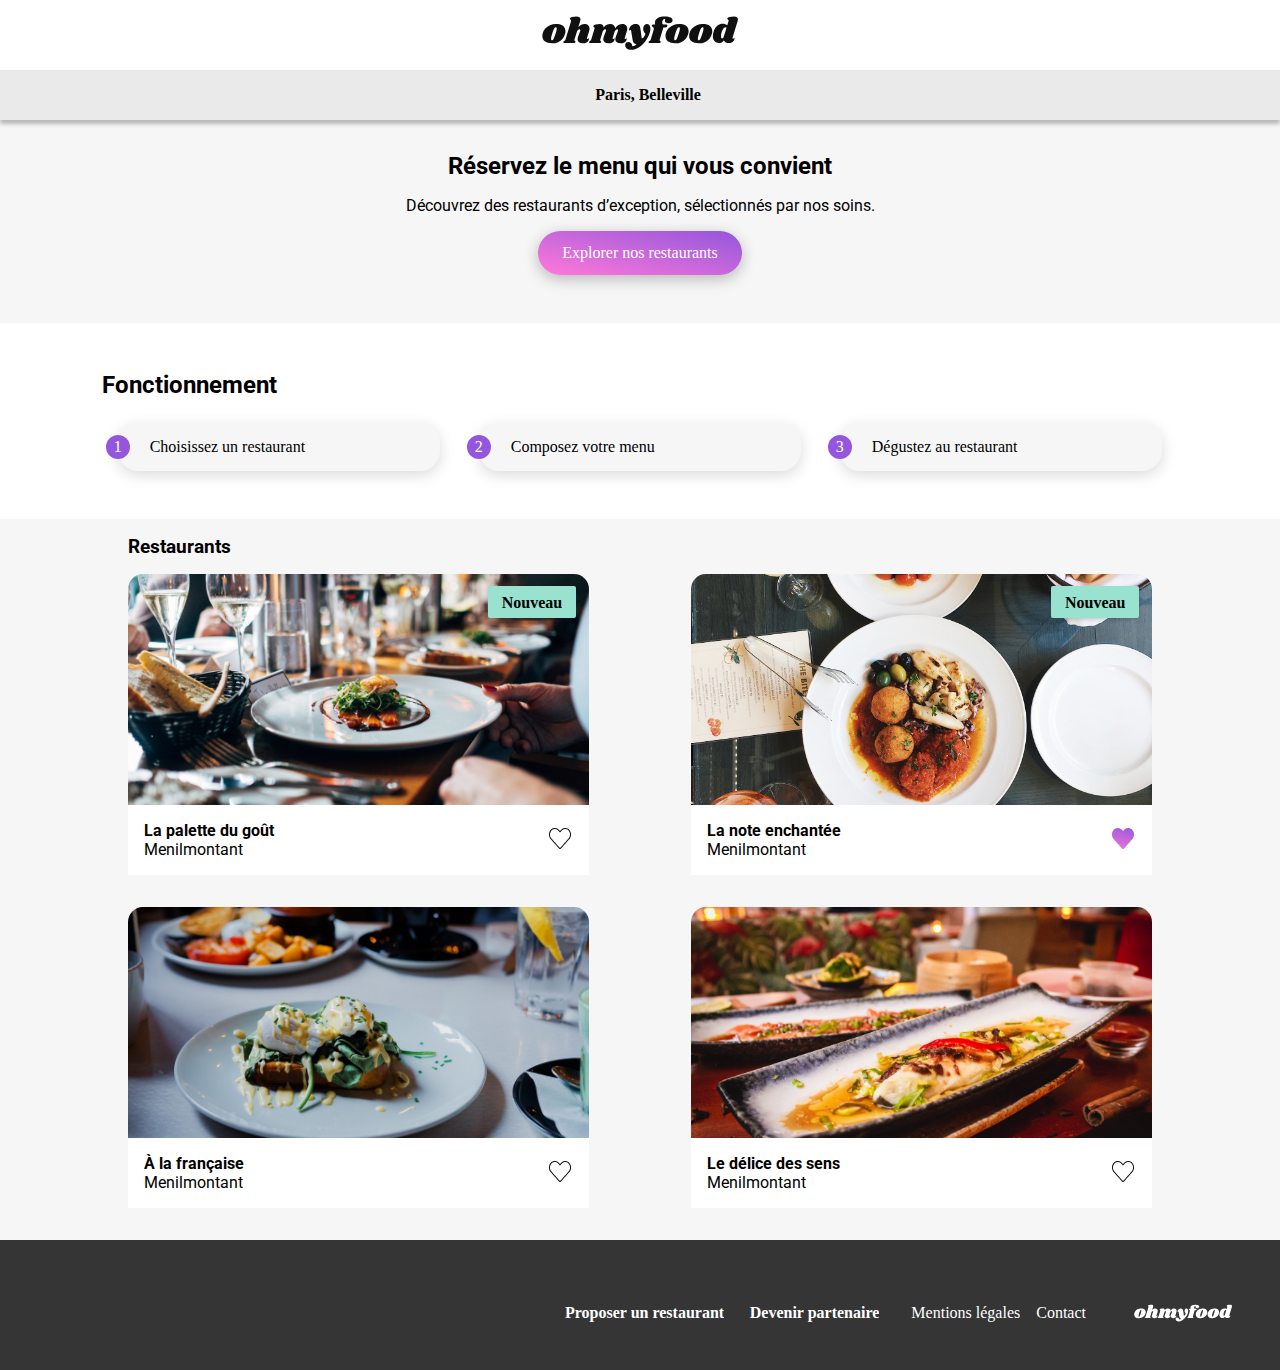
<file: index.html>
<!DOCTYPE html>
<html lang="fr">
<head>
    <meta charset="UTF-8">
    <meta name="viewport" content="width=device-width, initial-scale=1.0">
    <title>Ohmyfood</title>
    <link rel="preconnect" href="https://fonts.googleapis.com">
    <link rel="preconnect" href="https://fonts.gstatic.com" crossorigin>
    <link href="https://fonts.googleapis.com/css2?family=Roboto:ital,wght@0,100;0,300;0,400;0,500;0,700;0,900;1,100;1,300;1,400;1,500;1,700;1,900&family=Shrikhand&display=swap" rel="stylesheet">
    <link rel="stylesheet" href="https://cdnjs.cloudflare.com/ajax/libs/font-awesome/6.2.1/css/all.min.css"
    integrity="sha512-MV7K8+y+gLIBoVD59lQIYicR65iaqukzvf/nwasF0nqhPay5w/9lJmVM2hMDcnK1OnMGCdVK+iQrJ7lzPJQd1w=="
    crossorigin="anonymous" referrerpolicy="no-referrer" >
    <link rel="stylesheet" href="./CSS/styles.css">
</head>
<body>
        <!--loader-->
    <div class="loader">
        <div class="barre barre_1"></div>
        <div class="barre barre_2"></div>
        <div class="barre barre_3"></div>
        <div class="barre barre_4"></div>
        <div class="barre barre_5"></div>
    </div>
          <!--fin loader-->
    <div class="main_contener index">
        <header class="header">
            <div class="header__logo">
                <a href="#" class="header__link__back hidden"><i class="fa-solid fa-arrow-left"></i></a>
                <img src="./images/logo/ohmyfood@2x.svg" alt="Logo">
            </div>
            <div class="header__location">
                <i class="fa-solid fa-location-dot"></i><span>Paris, Belleville</span>
            </div>
        </header>

        <main class="main">
            <section class="present">
                <header class="present__header">
                    <H1 class="present__titre1">Réservez le menu qui vous convient</H1>
                    <p class="present__texte">Découvrez des restaurants d’exception, sélectionnés par nos soins.</p>
                    <a href="#restaurants" class="button">Explorer nos restaurants</a>
                </header>
                <div class="usage">
                    <h1 class="present__titre2">Fonctionnement</h1>
                    <div class="usage__steps">
                        <div class="usage__step">
                            <i class="fa-solid fa-mobile-screen fa-color-grey"></i>
                            <span class="usage__texte">Choisissez un restaurant</span>
                        </div>
                        <div class="usage__step">
                            <i class="fa-solid fa-list-ul fa-color-grey"></i>
                            <span class="usage__texte">Composez votre menu</span>
                        </div>
                        <div class="usage__step">
                            <i class="fa-solid fa-store fa-color-red"></i>
                            <span class="usage__texte">Dégustez au restaurant</span>
                        </div>
                    </div>
                </div>
            </section>
            <section class="articles" id="restaurants">
                <h1 class="articles__titre1">Restaurants</h1> 
                <a href="./la_palette_du_gout.html" class="articles__a" >
                    <article class="article ">
                        <div class="badge badge__new">Nouveau</div>
                        <img src="./images/restaurants/la_palette_du_gout.jpg" alt="Plat" class="article__img">
                        <div class="article__contenu">
                            <div>
                                <h3 class="article__titre2">La palette du goût</h3>
                                <p class="article__texte">Menilmontant</p>
                            </div>
                            <div class="like like__no"></div>
                        </div>
                    </article>
                </a>
                <a href="./La_note_enchantee.html" class="articles__a">
                    <article class="article">
                        <div class="badge badge__new">Nouveau</div>
                        <img src="./images/restaurants/La_note_enchantee.jpg" alt="Plat" class="article__img">
                        <div class="article__contenu">
                            <div>
                                <h3 class="article__titre2">La note enchantée</h3>
                                <p class="article__texte">Menilmontant</p>
                            </div>
                            <div class="like like__ok"></div>
                        </div>
                    </article>
                </a>
                <a href="./a_la_francaise.html" class="articles__a">
                    <article class="article">
                        <div class="badge">Nouveau</div>
                        <img src="./images/restaurants/a_la_francaise.jpg" alt="Plat" class="article__img">
                        <div class="article__contenu">
                            <div>
                                <h3 class="article__titre2">À la française</h3>
                                <p class="article__texte">Menilmontant</p>
                            </div>
                            <div class="like like__no"></div>
                        </div>
                    </article>
                </a>
                <a href="./Le_delice_des_sens.html" class="articles__a">
                    <article class="article">
                        <div class="badge">Nouveau</div>
                        <img src="./images/restaurants/Le_delice_des_sens.jpg" alt="Plat" class="article__img">
                        <div class="article__contenu">
                            <div>
                                <h3 class="article__titre2">Le délice des sens</h3>
                                <p class="article__texte">Menilmontant</p>
                            </div>
                            <div class="like like__no"></div>
                        </div>
                    </article>
                </a>
            </section>
        </main>   
        <footer class="footer">
            <img src="./images/logo/ohmyfood.svg" alt="logo" class="footer__logo">
            <div class="footer__nav">
                <nav class="footer__nav__req"> 
                    <a href="#" class="footer__lnk"><i class="fa-solid fa-utensils fa-color-blc"></i>Proposer un restaurant</a>
                    <a href="#" class="footer__lnk"><i class="fa-solid fa-handshake-angle fa-color-blc"></i>Devenir partenaire</a>
                </nav>
                <nav class="footer__nav__leg"> 
                    <a href="#" class="footer__lnk">Mentions légales</a>
                    <a href="mailto:contact@ohmyfood.com?subject:Contact" class="footer__lnk">Contact</a>
                </nav>
            </div>
        </footer>
    </div>
</body>
</html>
</file>
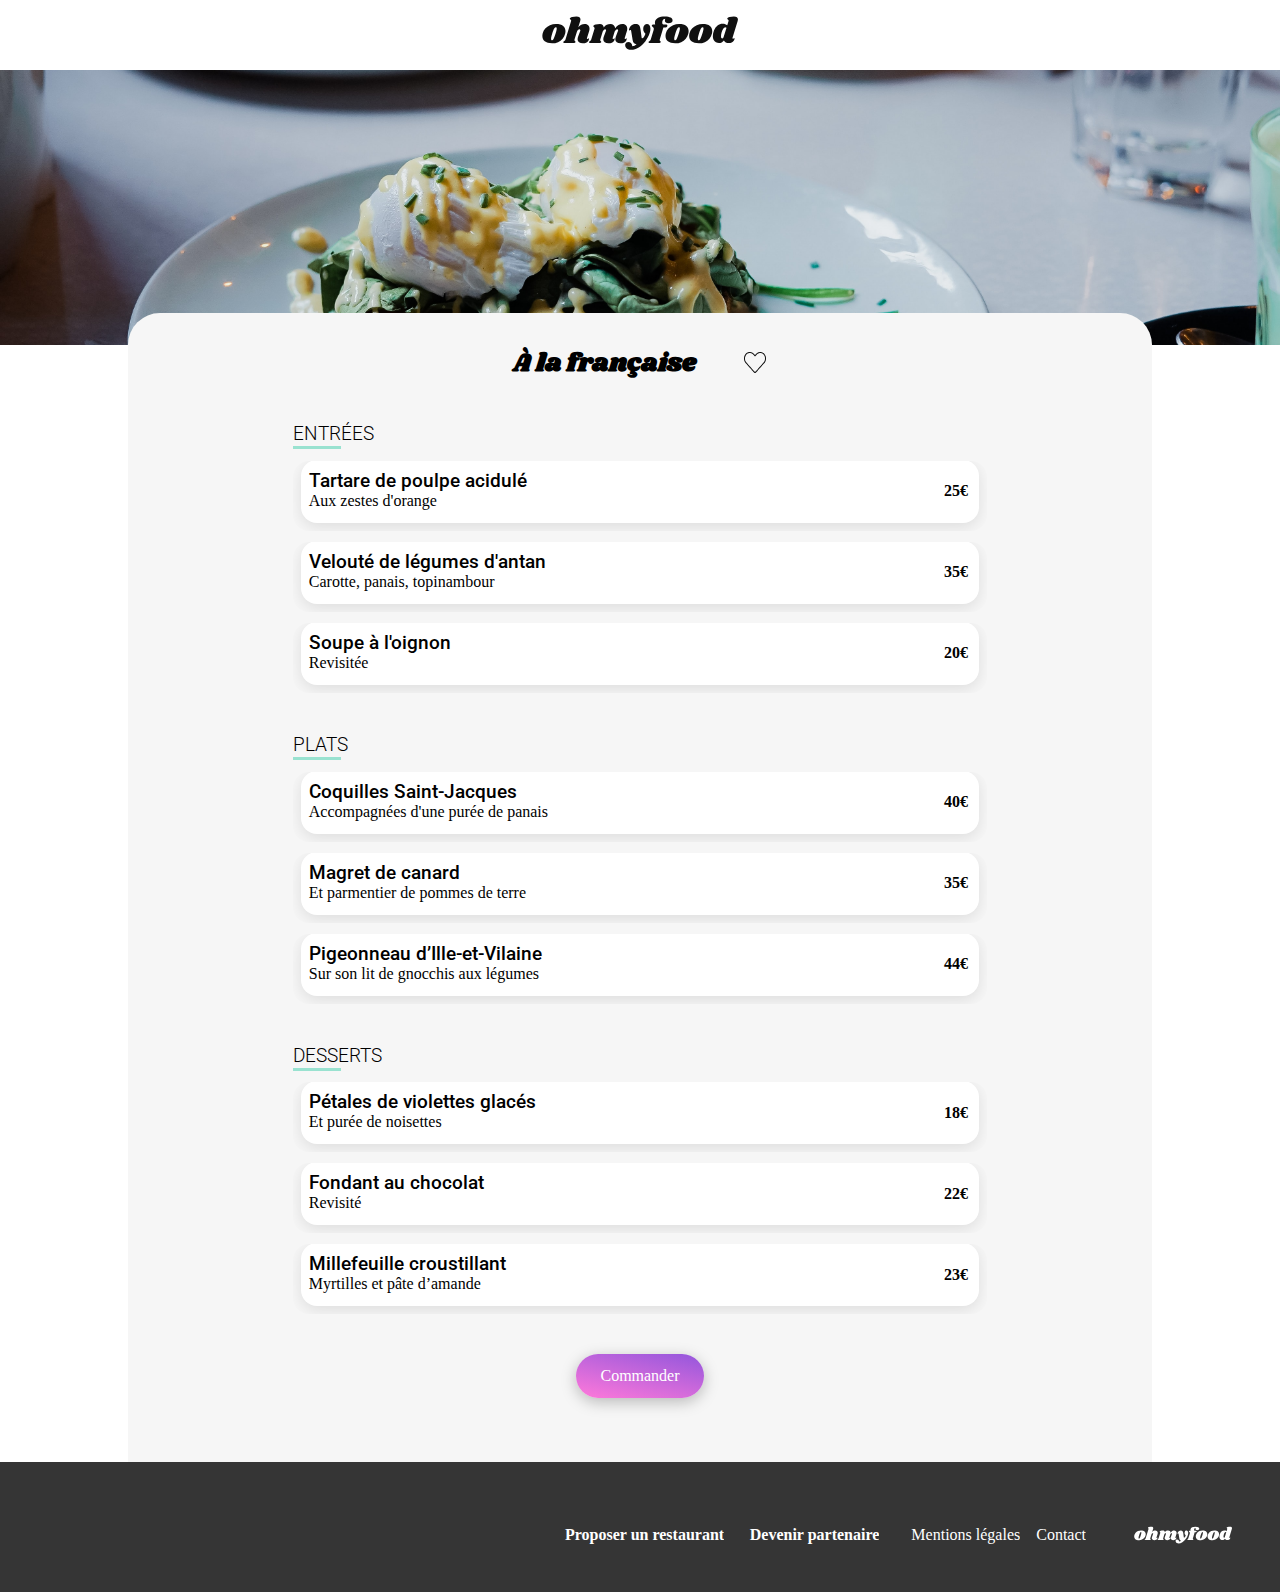
<file: a_la_francaise.html>
<!DOCTYPE html>
<html lang="fr">
<head>
    <meta charset="UTF-8">
    <meta name="viewport" content="width=device-width, initial-scale=1.0">
    <link rel="preconnect" href="https://fonts.googleapis.com">
    <link rel="preconnect" href="https://fonts.gstatic.com" crossorigin>
    <link href="https://fonts.googleapis.com/css2?family=Roboto:ital,wght@0,100;0,300;0,400;0,500;0,700;0,900;1,100;1,300;1,400;1,500;1,700;1,900&family=Shrikhand&display=swap" rel="stylesheet">
    <link rel="stylesheet" href="https://cdnjs.cloudflare.com/ajax/libs/font-awesome/6.2.1/css/all.min.css"
    integrity="sha512-MV7K8+y+gLIBoVD59lQIYicR65iaqukzvf/nwasF0nqhPay5w/9lJmVM2hMDcnK1OnMGCdVK+iQrJ7lzPJQd1w=="
    crossorigin="anonymous" referrerpolicy="no-referrer" >
    <link rel="stylesheet" href="./CSS/styles.css">
    <title>À la française - Menu</title>
</head>
<body>
    <div class="main_contener">
        <header class="header">
            <div class="header__logo">
                <a href="./index.html" class="header__link__back"><i class="fa-solid fa-arrow-left"></i></a>
                <img src="./images/logo/ohmyfood@2x.svg" alt="Logo">
            </div>
            <div class="header__img">
                <img src="./images/restaurants/a_la_francaise.jpg" alt="">
            </div>
        </header>
        <main class="main-menu">
            <section class="menu">
                <form action="#" method="get" class="menu__form">
                        <!-- Entete du Menu -->
                    <header class="menu__header">
                        <h1 class="menu__titre1">À la française</h1><div class="like like__no"></div>
                    </header>
                        <!-- Entrées   -->
                    <section class="menu__grp1">
                        <div class="menu__plats">  
                            <h2 class="menu__titre2">Entrées</h2>  
                            <article class="menu__plat">
                                <div class="menu__content">
                                    <div class="menu__check">
                                        <h3 class="menu__titre3">Tartare de poulpe acidulé</h3>
                                        <input type="checkbox" id="entree1" name="entree1">
                                        <label for="entree1" class="menu__label">
                                            <span class="menu__titre3"></span>
                                            <span class="menu__label__text">Aux zestes d&#39;orange</span>
                                            <span class="menu__price">25€</span>
                                            <i class="fa-regular fa-circle-check menu__check__i"></i>
                                        </label>
                                    </div>
                                </div>
                            </article>

                            <article class="menu__plat">
                                <div class="menu__content">
                                    <div class="menu__check">
                                        <h3 class="menu__titre3">Velouté de légumes d&#39;antan</h3>
                                        <input type="checkbox" id="entree2" name="entree2">
                                        <label for="entree2" class="menu__label">
                                            <span class="menu__titre3"></span>
                                            <span class="menu__label__text">Carotte, panais, topinambour</span>
                                            <span class="menu__price">35€</span>
                                            <i class="fa-regular fa-circle-check menu__check__i"></i>
                                        </label>
                                    </div>
                                </div>
                            </article>

                            <article class="menu__plat">
                                <div class="menu__content">
                                    <div class="menu__check">
                                        <h3 class="menu__titre3">Soupe à l&#39;oignon</h3>
                                        <input type="checkbox" id="entree3" name="entree3">
                                        <label for="entree3" class="menu__label">
                                            <span class="menu__titre3"></span>
                                            <span class="menu__label__text">Revisitée</span>
                                            <span class="menu__price">20€</span>
                                            <i class="fa-regular fa-circle-check menu__check__i"></i>
                                        </label>
                                    </div>
                                </div>
                            </article>        
                        </div>   
                    </section>
                        <!-- Plats -->
                    <section class="menu__grp2">
                        <div class="menu__plats">
                            <h2 class="menu__titre2">Plats</h2>
                            <article class="menu__plat">
                                <div class="menu__content">
                                    <div class="menu__check">
                                        <h3 class="menu__titre3">Coquilles Saint-Jacques</h3>
                                        <input type="checkbox" id="plat1" name="plat1">
                                        <label for="plat1" class="menu__label">
                                            <span class="menu__titre3"></span>
                                            <span class="menu__label__text">Accompagnées d&#39;une purée de panais</span>
                                            <span class="menu__price">40€</span>
                                            <i class="fa-regular fa-circle-check menu__check__i"></i>
                                        </label>
                                    </div>
                                </div>
                            </article>

                            <article class="menu__plat">
                                <div class="menu__content">
                                    <div class="menu__check">
                                        <h3 class="menu__titre3">Magret de canard</h3>
                                        <input type="checkbox" id="plat2" name="plat2">
                                        <label for="plat2" class="menu__label">
                                            <span class="menu__titre3"></span>
                                            <span class="menu__label__text">Et parmentier de pommes de terre</span>
                                            <span class="menu__price">35€</span>
                                            <i class="fa-regular fa-circle-check menu__check__i"></i>
                                        </label>
                                    </div>
                                </div>
                            </article>

                            <article class="menu__plat">
                                <div class="menu__content">
                                    <div class="menu__check">
                                        <h3 class="menu__titre3">Pigeonneau d’Ille-et-Vilaine</h3>
                                        <input type="checkbox" id="plat3" name="plat3">
                                        <label for="plat3" class="menu__label">
                                            <span class="menu__titre3"></span>
                                            <span class="menu__label__text">Sur son lit de gnocchis aux légumes</span>
                                            <span class="menu__price">44€</span>
                                            <i class="fa-regular fa-circle-check menu__check__i"></i>
                                        </label>
                                    </div>
                                </div>
                            </article>
                        </div>
                    </section>
                    <!-- Desserts -->
                    <section class="menu__grp3">
                        <div class="menu__plats">
                            <h2 class="menu__titre2">Desserts</h2>
                            <article class="menu__plat">
                                <div class="menu__content">
                                    <div class="menu__check">
                                        <h3 class="menu__titre3">Pétales de violettes glacés</h3>
                                        <input type="checkbox" id="dessert1" name="dessert1">
                                        <label for="dessert1" class="menu__label">
                                            <span class="menu__titre3"></span>
                                            <span class="menu__label__text">Et purée de noisettes</span>
                                            <span class="menu__price">18€</span>
                                            <i class="fa-regular fa-circle-check menu__check__i"></i>
                                        </label>
                                    </div>
                                </div>
                            </article>
                            <article class="menu__plat">
                                <div class="menu__content">
                                    <div class="menu__check">
                                        <h3 class="menu__titre3">Fondant au chocolat</h3>
                                        <input type="checkbox" id="dessert2" name="dessert2">
                                        <label for="dessert2" class="menu__label">
                                            <span class="menu__titre3"></span>
                                            <span class="menu__label__text">Revisité</span>
                                            <span class="menu__price">22€</span>
                                            <i class="fa-regular fa-circle-check menu__check__i"></i>
                                        </label>
                                    </div>
                                </div>
                            </article>
                            <article class="menu__plat">
                                <div class="menu__content">
                                    <div class="menu__check">
                                        <h3 class="menu__titre3">Millefeuille croustillant</h3>
                                        <input type="checkbox" id="dessert3" name="dessert3">
                                        <label for="dessert3" class="menu__label">
                                            <span class="menu__titre3"></span>
                                            <span class="menu__label__text">Myrtilles et pâte d’amande</span>
                                            <span class="menu__price">23€</span>
                                            <i class="fa-regular fa-circle-check menu__check__i"></i>
                                        </label>
                                    </div>
                                </div>
                            </article>
                        </div>
                    </section>
                    <div class="button">Commander</div>
                </form>
            </section>
        </main>
        <footer class="footer">
            <img src="./images/logo/ohmyfood.svg" alt="logo" class="footer__logo">
            <div class="footer__nav">
                <nav class="footer__nav__req"> 
                    <a href="#" class="footer__lnk"><i class="fa-solid fa-utensils fa-color-blc"></i>Proposer un restaurant</a>
                    <a href="#" class="footer__lnk"><i class="fa-solid fa-handshake-angle fa-color-blc"></i>Devenir partenaire</a>
                </nav>
                <nav class="footer__nav__leg"> 
                    <a href="#" class="footer__lnk">Mentions légales</a>
                    <a href="mailto:contact@ohmyfood.com?subject:Contact" class="footer__lnk">Contact</a>
                </nav>
            </div>
        </footer>
    </div>
</body>
</html>
</file>
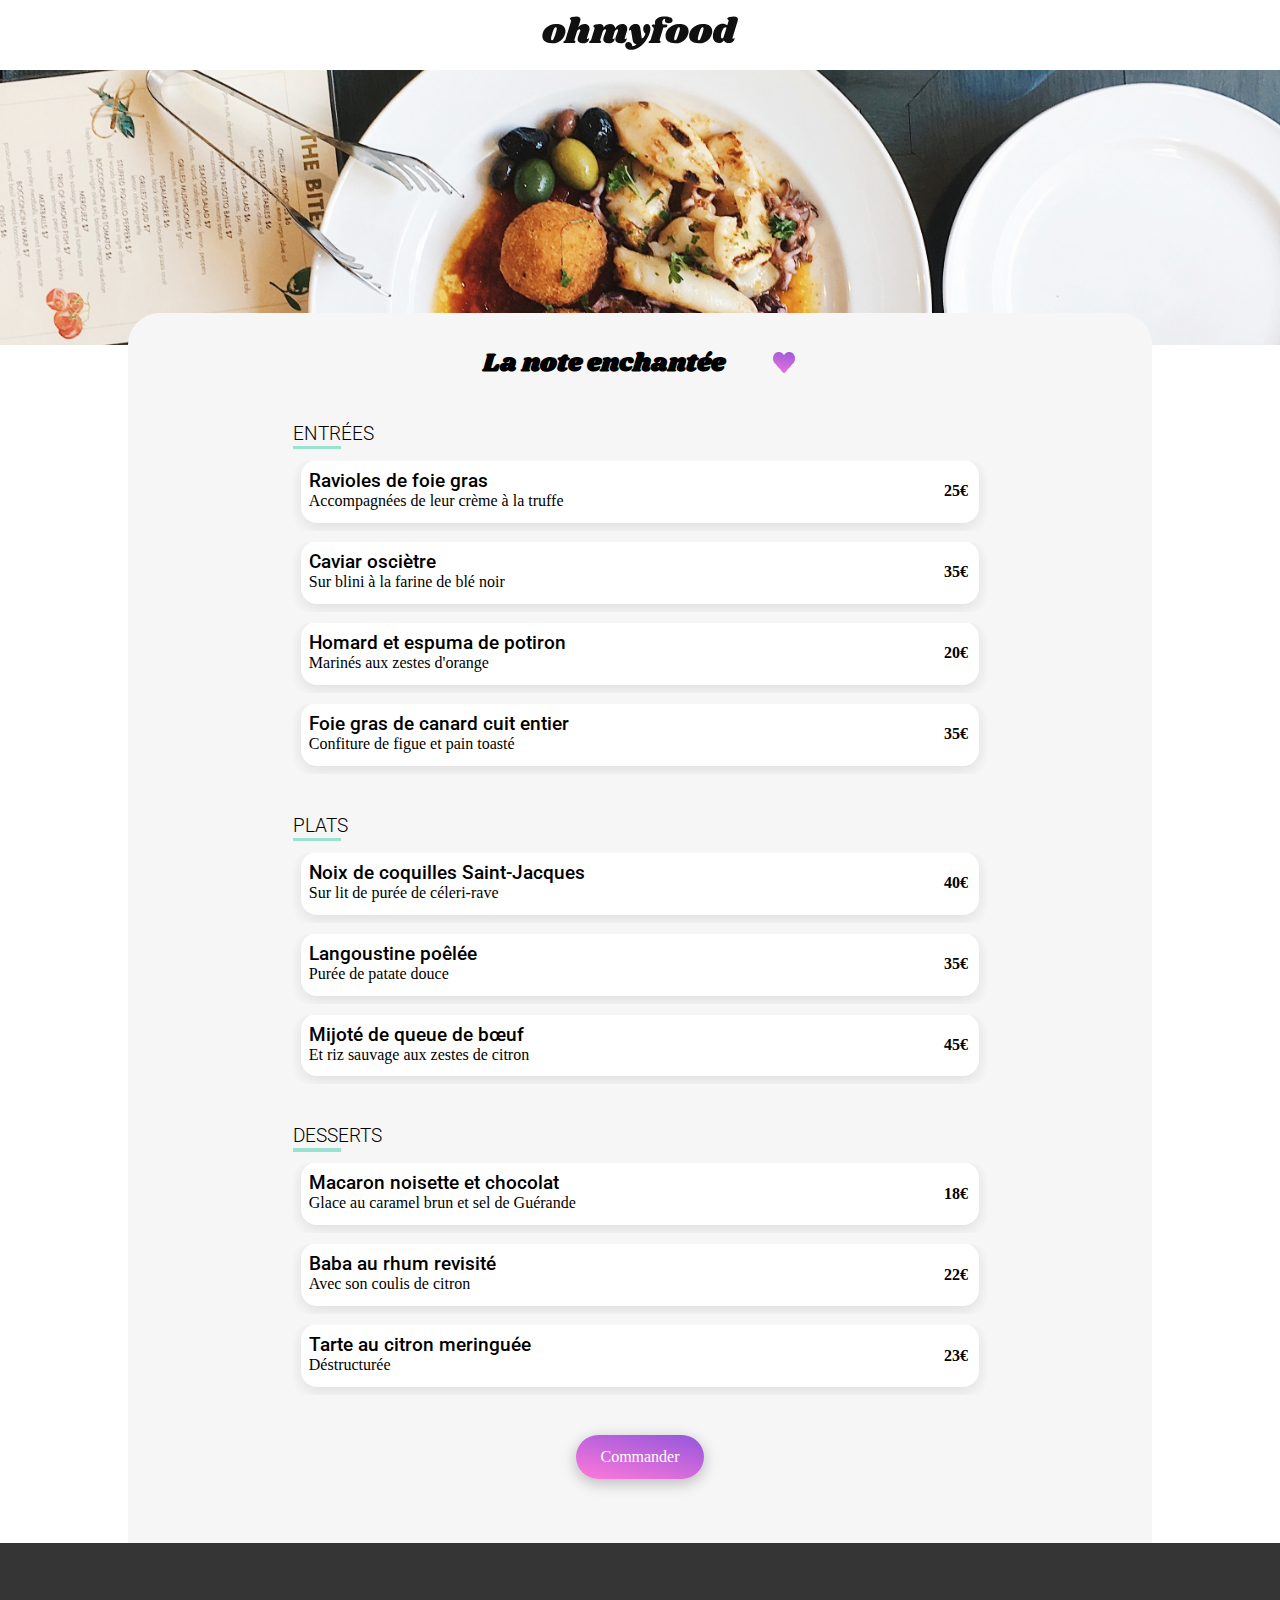
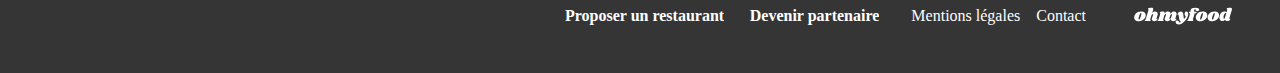
<file: La_note_enchantee.html>
<!DOCTYPE html>
<html lang="fr">
<head>
    <meta charset="UTF-8">
    <meta name="viewport" content="width=device-width, initial-scale=1.0">
    <link rel="preconnect" href="https://fonts.googleapis.com">
    <link rel="preconnect" href="https://fonts.gstatic.com" crossorigin>
    <link href="https://fonts.googleapis.com/css2?family=Roboto:ital,wght@0,100;0,300;0,400;0,500;0,700;0,900;1,100;1,300;1,400;1,500;1,700;1,900&family=Shrikhand&display=swap" rel="stylesheet">
    <link rel="stylesheet" href="https://cdnjs.cloudflare.com/ajax/libs/font-awesome/6.2.1/css/all.min.css"
    integrity="sha512-MV7K8+y+gLIBoVD59lQIYicR65iaqukzvf/nwasF0nqhPay5w/9lJmVM2hMDcnK1OnMGCdVK+iQrJ7lzPJQd1w=="
    crossorigin="anonymous" referrerpolicy="no-referrer" >
    <link rel="stylesheet" href="./CSS/styles.css">
    <title>La note enchantée - Menu</title>
</head>
<body>
    <div class="main_contener">
        <header class="header">
            <div class="header__logo">
                <a href="./index.html" class="header__link__back"><i class="fa-solid fa-arrow-left"></i></a>
                <img src="./images/logo/ohmyfood@2x.svg" alt="Logo">
            </div>
            <div class="header__img">
                <img src="./images/restaurants/La_note_enchantee.jpg" alt="">
            </div>
        </header>
        <main class="main-menu">
            <section class="menu">
                <form action="#" method="get" class="menu__form">
                        <!-- Entete du Menu -->
                    <header class="menu__header">
                        <h1 class="menu__titre1">La note enchantée</h1><div class="like like__ok"></div>
                    </header>
                        <!-- Entrées   -->
                    <section class="menu__grp1">
                        <div class="menu__plats">  
                            <h2 class="menu__titre2">Entrées</h2>  
                            <article class="menu__plat">
                                <div class="menu__content">
                                    <div class="menu__check">
                                        <h3 class="menu__titre3">Ravioles de foie gras</h3>
                                        <input type="checkbox" id="entree1" name="entree1">
                                        <label for="entree1" class="menu__label">
                                            <span class="menu__titre3"></span>
                                            <span class="menu__label__text">Accompagnées de leur crème à la truffe</span>
                                            <span class="menu__price">25€</span>
                                            <i class="fa-regular fa-circle-check menu__check__i"></i>
                                        </label>
                                    </div>
                                </div>
                            </article>

                            <article class="menu__plat">
                                <div class="menu__content">
                                    <div class="menu__check">
                                        <h3 class="menu__titre3">Caviar osciètre</h3>
                                        <input type="checkbox" id="entree2" name="entree2">
                                        <label for="entree2" class="menu__label">
                                            <span class="menu__titre3"></span>
                                            <span class="menu__label__text">Sur blini à la farine de blé noir</span>
                                            <span class="menu__price">35€</span>
                                            <i class="fa-regular fa-circle-check menu__check__i"></i>
                                        </label>
                                    </div>
                                </div>
                            </article>

                            <article class="menu__plat">
                                <div class="menu__content">
                                    <div class="menu__check">
                                        <h3 class="menu__titre3">Homard et espuma de potiron</h3>
                                        <input type="checkbox" id="entree3" name="entree3">
                                        <label for="entree3" class="menu__label">
                                            <span class="menu__titre3"></span>
                                            <span class="menu__label__text">Marinés aux zestes d&#39;orange</span>
                                            <span class="menu__price">20€</span>
                                            <i class="fa-regular fa-circle-check menu__check__i"></i>
                                        </label>
                                    </div>
                                </div>
                            </article>  
                            <article class="menu__plat">
                                <div class="menu__content">
                                    <div class="menu__check">
                                        <h3 class="menu__titre3">Foie gras de canard cuit entier</h3>
                                        <input type="checkbox" id="entree4" name="entree4">
                                        <label for="entree4" class="menu__label">
                                            <span class="menu__titre3"></span>
                                            <span class="menu__label__text">Confiture de figue et pain toasté</span>
                                            <span class="menu__price">35€</span>
                                            <i class="fa-regular fa-circle-check menu__check__i"></i>
                                        </label>
                                    </div>
                                </div>
                            </article>      
                        </div>   
                    </section>
                        <!-- Plats -->
                    <section class="menu__grp2">
                        <div class="menu__plats">
                            <h2 class="menu__titre2">Plats</h2>
                            <article class="menu__plat">
                                <div class="menu__content">
                                    <div class="menu__check">
                                        <h3 class="menu__titre3">Noix de coquilles Saint-Jacques</h3>
                                        <input type="checkbox" id="plat1" name="plat1">
                                        <label for="plat1" class="menu__label">
                                            <span class="menu__titre3"></span>
                                            <span class="menu__label__text">Sur lit de purée de céleri-rave</span>
                                            <span class="menu__price">40€</span>
                                            <i class="fa-regular fa-circle-check menu__check__i"></i>
                                        </label>
                                    </div>
                                </div>
                            </article>

                            <article class="menu__plat">
                                <div class="menu__content">
                                    <div class="menu__check">
                                        <h3 class="menu__titre3">Langoustine poêlée</h3>
                                        <input type="checkbox" id="plat2" name="plat2">
                                        <label for="plat2" class="menu__label">
                                            <span class="menu__titre3"></span>
                                            <span class="menu__label__text">Purée de patate douce</span>
                                            <span class="menu__price">35€</span>
                                            <i class="fa-regular fa-circle-check menu__check__i"></i>
                                        </label>
                                    </div>
                                </div>
                            </article>

                            <article class="menu__plat">
                                <div class="menu__content">
                                    <div class="menu__check">
                                        <h3 class="menu__titre3">Mijoté de queue de bœuf</h3>
                                        <input type="checkbox" id="plat3" name="plat3">
                                        <label for="plat3" class="menu__label">
                                            <span class="menu__titre3"></span>
                                            <span class="menu__label__text">Et riz sauvage aux zestes de citron</span>
                                            <span class="menu__price">45€</span>
                                            <i class="fa-regular fa-circle-check menu__check__i"></i>
                                        </label>
                                    </div>
                                </div>
                            </article>
                        </div>
                    </section>
                    <!-- Desserts -->
                    <section class="menu__grp3">
                        <div class="menu__plats">
                            <h2 class="menu__titre2">Desserts</h2>
                            <article class="menu__plat">
                                <div class="menu__content">
                                    <div class="menu__check">
                                        <h3 class="menu__titre3">Macaron noisette et chocolat</h3>
                                        <input type="checkbox" id="dessert1" name="dessert1">
                                        <label for="dessert1" class="menu__label">
                                            <span class="menu__titre3"></span>
                                            <span class="menu__label__text">Glace au caramel brun et sel de Guérande</span>
                                            <span class="menu__price">18€</span>
                                            <i class="fa-regular fa-circle-check menu__check__i"></i>
                                        </label>
                                    </div>
                                </div>
                            </article>
                            <article class="menu__plat">
                                <div class="menu__content">
                                    <div class="menu__check">
                                        <h3 class="menu__titre3">Baba au rhum revisité</h3>
                                        <input type="checkbox" id="dessert2" name="dessert2">
                                        <label for="dessert2" class="menu__label">
                                            <span class="menu__titre3"></span>
                                            <span class="menu__label__text">Avec son coulis de citron</span>
                                            <span class="menu__price">22€</span>
                                            <i class="fa-regular fa-circle-check menu__check__i"></i>
                                        </label>
                                    </div>
                                </div>
                            </article>
                            <article class="menu__plat">
                                <div class="menu__content">
                                    <div class="menu__check">
                                        <h3 class="menu__titre3">Tarte au citron meringuée</h3>
                                        <input type="checkbox" id="dessert3" name="dessert3">
                                        <label for="dessert3" class="menu__label">
                                            <span class="menu__titre3"></span>
                                            <span class="menu__label__text">Déstructurée</span>
                                            <span class="menu__price">23€</span>
                                            <i class="fa-regular fa-circle-check menu__check__i"></i>
                                        </label>
                                    </div>
                                </div>
                            </article>
                        </div>
                    </section>
                    <div class="button">Commander</div>
                </form>
            </section>
        </main>
        <footer class="footer">
            <img src="./images/logo/ohmyfood.svg" alt="logo" class="footer__logo">
            <div class="footer__nav">
                <nav class="footer__nav__req"> 
                    <a href="#" class="footer__lnk"><i class="fa-solid fa-utensils fa-color-blc"></i>Proposer un restaurant</a>
                    <a href="#" class="footer__lnk"><i class="fa-solid fa-handshake-angle fa-color-blc"></i>Devenir partenaire</a>
                </nav>
                <nav class="footer__nav__leg"> 
                    <a href="#" class="footer__lnk">Mentions légales</a>
                    <a href="mailto:contact@ohmyfood.com?subject:Contact" class="footer__lnk">Contact</a>
                </nav>
            </div>
        </footer>
    </div>
</body>
</html>
</file>
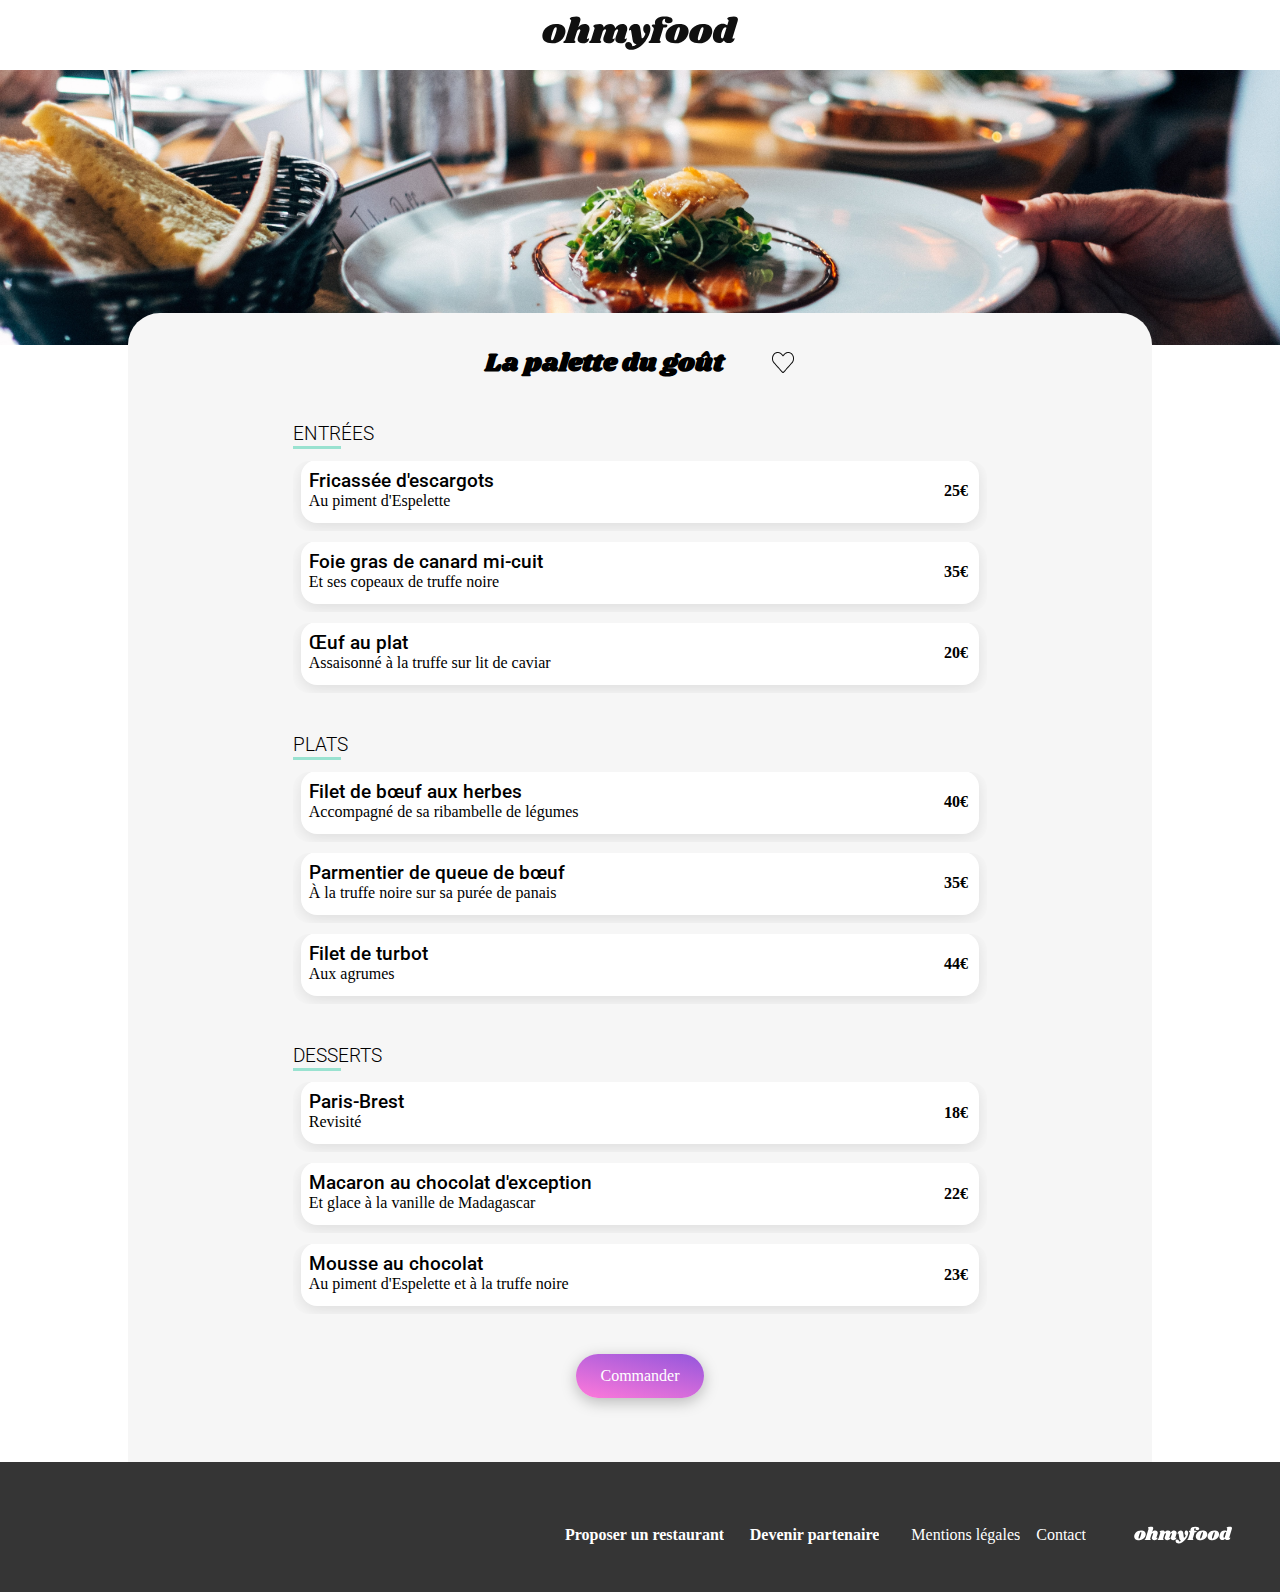
<file: la_palette_du_gout.html>
<!DOCTYPE html>
<html lang="fr">
<head>
    <meta charset="UTF-8">
    <meta name="viewport" content="width=device-width, initial-scale=1.0">
    <link rel="preconnect" href="https://fonts.googleapis.com">
    <link rel="preconnect" href="https://fonts.gstatic.com" crossorigin>
    <link href="https://fonts.googleapis.com/css2?family=Roboto:ital,wght@0,100;0,300;0,400;0,500;0,700;0,900;1,100;1,300;1,400;1,500;1,700;1,900&family=Shrikhand&display=swap" rel="stylesheet">
    <link rel="stylesheet" href="https://cdnjs.cloudflare.com/ajax/libs/font-awesome/6.2.1/css/all.min.css"
    integrity="sha512-MV7K8+y+gLIBoVD59lQIYicR65iaqukzvf/nwasF0nqhPay5w/9lJmVM2hMDcnK1OnMGCdVK+iQrJ7lzPJQd1w=="
    crossorigin="anonymous" referrerpolicy="no-referrer" >
    <link rel="stylesheet" href="./CSS/styles.css">
    <title>La palette du goût - Menu</title>
</head>
<body>
    <div class="main_contener">
        <header class="header">
            <div class="header__logo">
                <a href="./index.html" class="header__link__back"><i class="fa-solid fa-arrow-left"></i></a>
                <img src="./images/logo/ohmyfood@2x.svg" alt="Logo">
            </div>
            <div class="header__img">
                <img src="./images/restaurants/la_palette_du_gout.jpg" alt="">
            </div>
        </header>
        <main class="main-menu">
            <section class="menu">
                <form action="#" method="get" class="menu__form">
                        <!-- Entete du Menu -->
                    <header class="menu__header">
                        <h1 class="menu__titre1">La palette du goût</h1><div class="like like__no"></div>
                    </header>
                        <!-- Entrées   -->
                    <section class="menu__grp1">
                        <div class="menu__plats">  
                            <h2 class="menu__titre2">Entrées</h2>  
                            <article class="menu__plat">
                                <div class="menu__content">
                                    <div class="menu__check">
                                        <h3 class="menu__titre3">Fricassée d'escargots</h3>
                                        <input type="checkbox" id="entree1" name="entree1">
                                        <label for="entree1" class="menu__label">
                                            <span class="menu__titre3"></span>
                                            <span class="menu__label__text">Au piment d'Espelette</span>
                                            <span class="menu__price">25€</span>
                                            <i class="fa-regular fa-circle-check menu__check__i"></i>
                                        </label>
                                    </div>
                                </div>
                            </article>

                            <article class="menu__plat">
                                <div class="menu__content">
                                    <div class="menu__check">
                                        <h3 class="menu__titre3">Foie gras de canard mi-cuit</h3>
                                        <input type="checkbox" id="entree2" name="entree2">
                                        <label for="entree2" class="menu__label">
                                            <span class="menu__titre3"></span>
                                            <span class="menu__label__text">Et ses copeaux de truffe noire</span>
                                            <span class="menu__price">35€</span>
                                            <i class="fa-regular fa-circle-check menu__check__i"></i>
                                        </label>
                                    </div>
                                </div>
                            </article>

                            <article class="menu__plat">
                                <div class="menu__content">
                                    <div class="menu__check">
                                        <h3 class="menu__titre3">Œuf au plat</h3>
                                        <input type="checkbox" id="entree3" name="entree3">
                                        <label for="entree3" class="menu__label">
                                            <span class="menu__titre3"></span>
                                            <span class="menu__label__text">Assaisonné à la truffe sur lit de caviar</span>
                                            <span class="menu__price">20€</span>
                                            <i class="fa-regular fa-circle-check menu__check__i"></i>
                                        </label>
                                    </div>
                                </div>
                            </article>        
                        </div>   
                    </section>
                        <!-- Plats -->
                    <section class="menu__grp2">
                        <div class="menu__plats">
                            <h2 class="menu__titre2">Plats</h2>
                            <article class="menu__plat">
                                <div class="menu__content">
                                    <div class="menu__check">
                                        <h3 class="menu__titre3">Filet de bœuf aux herbes</h3>
                                        <input type="checkbox" id="plat1" name="plat1">
                                        <label for="plat1" class="menu__label">
                                            <span class="menu__titre3"></span>
                                            <span class="menu__label__text">Accompagné de sa ribambelle de légumes</span>
                                            <span class="menu__price">40€</span>
                                            <i class="fa-regular fa-circle-check menu__check__i"></i>
                                        </label>
                                    </div>
                                </div>
                            </article>

                            <article class="menu__plat">
                                <div class="menu__content">
                                    <div class="menu__check">
                                        <h3 class="menu__titre3">Parmentier de queue de bœuf</h3>
                                        <input type="checkbox" id="plat2" name="plat2">
                                        <label for="plat2" class="menu__label">
                                            <span class="menu__titre3"></span>
                                            <span class="menu__label__text">À la truffe noire sur sa purée de panais</span>
                                            <span class="menu__price">35€</span>
                                            <i class="fa-regular fa-circle-check menu__check__i"></i>
                                        </label>
                                    </div>
                                </div>
                            </article>

                            <article class="menu__plat">
                                <div class="menu__content">
                                    <div class="menu__check">
                                        <h3 class="menu__titre3">Filet de turbot</h3>
                                        <input type="checkbox" id="plat3" name="plat3">
                                        <label for="plat3" class="menu__label">
                                            <span class="menu__titre3"></span>
                                            <span class="menu__label__text">Aux agrumes</span>
                                            <span class="menu__price">44€</span>
                                            <i class="fa-regular fa-circle-check menu__check__i"></i>
                                        </label>
                                    </div>
                                </div>
                            </article>
                        </div>
                    </section>
                    <!-- Desserts -->
                    <section class="menu__grp3">
                        <div class="menu__plats">
                            <h2 class="menu__titre2">Desserts</h2>
                            <article class="menu__plat">
                                <div class="menu__content">
                                    <div class="menu__check">
                                        <h3 class="menu__titre3">Paris-Brest</h3>
                                        <input type="checkbox" id="dessert1" name="dessert1">
                                        <label for="dessert1" class="menu__label">
                                            <span class="menu__titre3"></span>
                                            <span class="menu__label__text">Revisité</span>
                                            <span class="menu__price">18€</span>
                                            <i class="fa-regular fa-circle-check menu__check__i"></i>
                                        </label>
                                    </div>
                                </div>
                            </article>
                            <article class="menu__plat">
                                <div class="menu__content">
                                    <div class="menu__check">
                                        <h3 class="menu__titre3">Macaron au chocolat d'exception</h3>
                                        <input type="checkbox" id="dessert2" name="dessert2">
                                        <label for="dessert2" class="menu__label">
                                            <span class="menu__titre3"></span>
                                            <span class="menu__label__text">Et glace à la vanille de Madagascar</span>
                                            <span class="menu__price">22€</span>
                                            <i class="fa-regular fa-circle-check menu__check__i"></i>
                                        </label>
                                    </div>
                                </div>
                            </article>
                            <article class="menu__plat">
                                <div class="menu__content">
                                    <div class="menu__check">
                                        <h3 class="menu__titre3">Mousse au chocolat</h3>
                                        <input type="checkbox" id="dessert3" name="dessert3">
                                        <label for="dessert3" class="menu__label">
                                            <span class="menu__titre3"></span>
                                            <span class="menu__label__text">Au piment d'Espelette et à la truffe noire</span>
                                            <span class="menu__price">23€</span>
                                            <i class="fa-regular fa-circle-check menu__check__i"></i>
                                        </label>
                                    </div>
                                </div>
                            </article>
                        </div>
                    </section>
                    <div class="button">Commander</div>
                </form>
            </section>
        </main>
        <footer class="footer">
            <img src="./images/logo/ohmyfood.svg" alt="logo" class="footer__logo">
            <div class="footer__nav">
                <nav class="footer__nav__req"> 
                    <a href="#" class="footer__lnk"><i class="fa-solid fa-utensils fa-color-blc"></i>Proposer un restaurant</a>
                    <a href="#" class="footer__lnk"><i class="fa-solid fa-handshake-angle fa-color-blc"></i>Devenir partenaire</a>
                </nav>
                <nav class="footer__nav__leg"> 
                    <a href="#" class="footer__lnk">Mentions légales</a>
                    <a href="mailto:contact@ohmyfood.com?subject:Contact" class="footer__lnk">Contact</a>
                </nav>
            </div>
        </footer>
    </div>
</body>
</html>
</file>
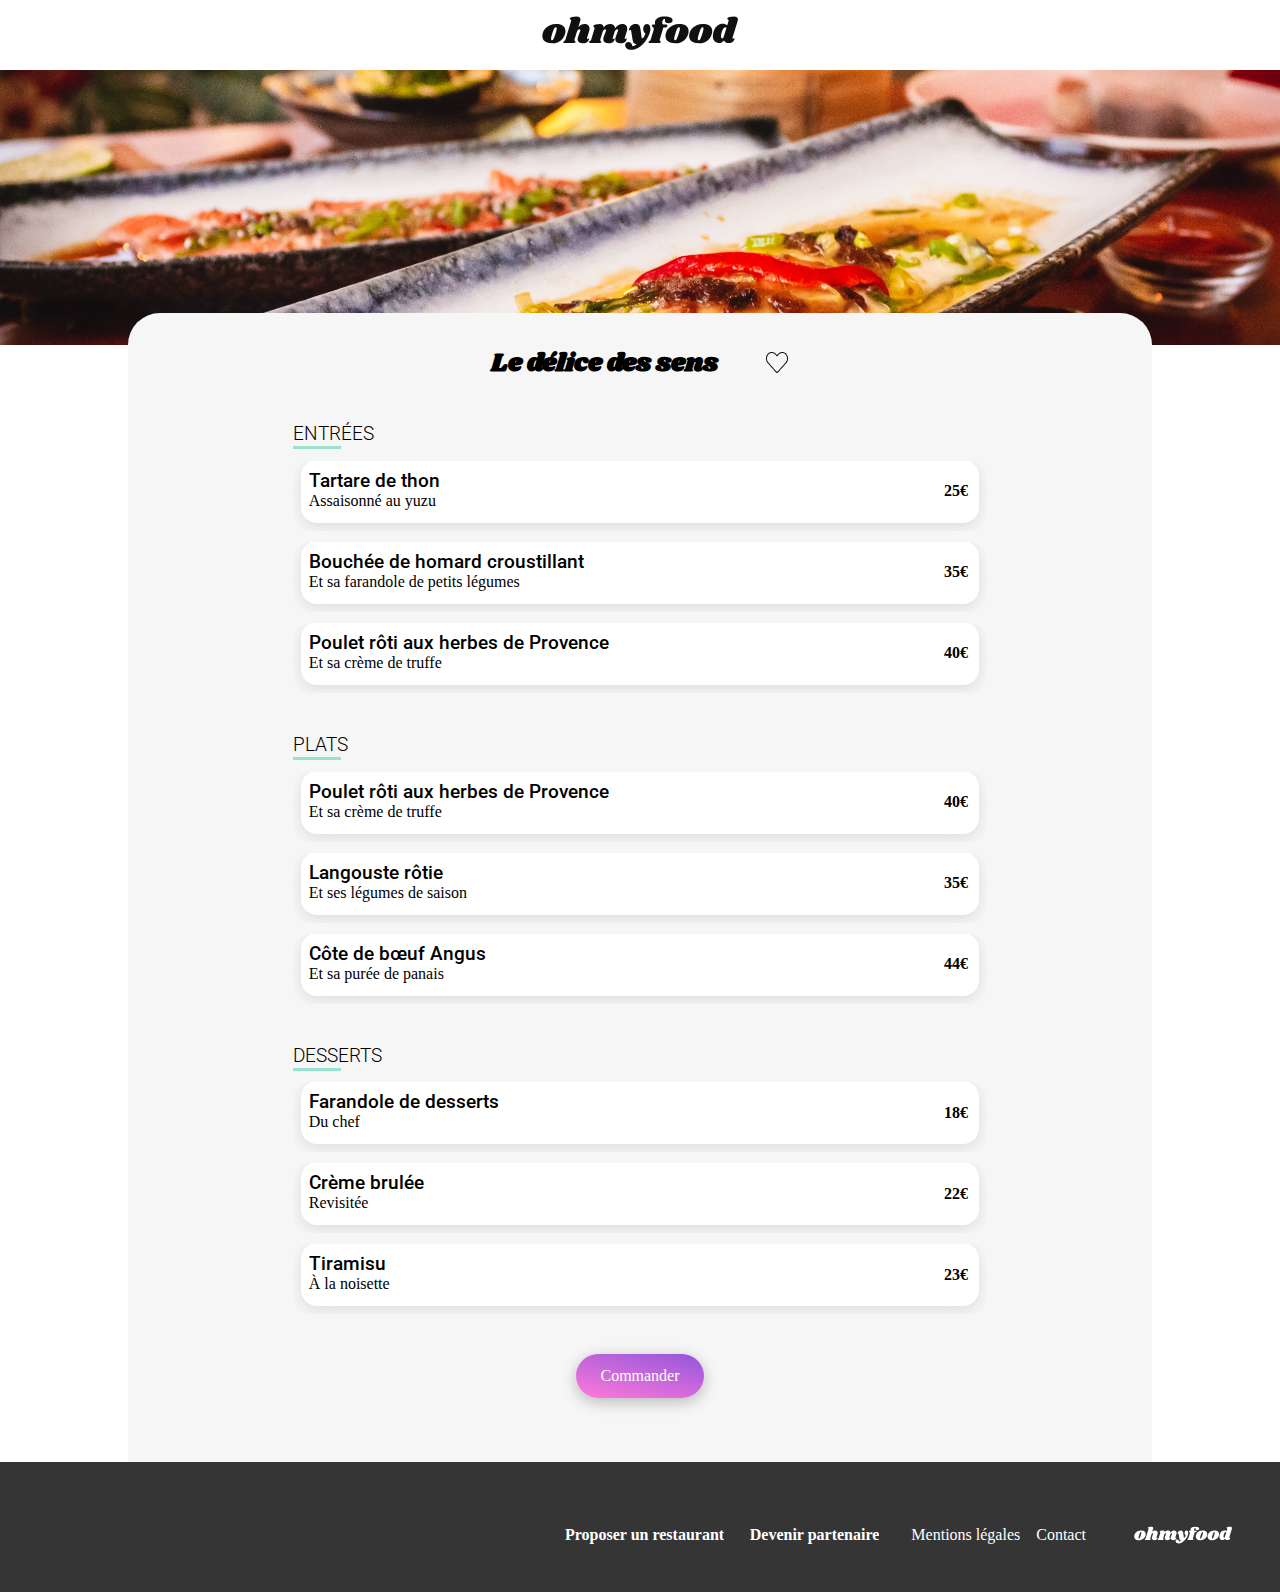
<file: Le_delice_des_sens.html>
<!DOCTYPE html>
<html lang="fr">
<head>
    <meta charset="UTF-8">
    <meta name="viewport" content="width=device-width, initial-scale=1.0">
    <link rel="preconnect" href="https://fonts.googleapis.com">
    <link rel="preconnect" href="https://fonts.gstatic.com" crossorigin>
    <link href="https://fonts.googleapis.com/css2?family=Roboto:ital,wght@0,100;0,300;0,400;0,500;0,700;0,900;1,100;1,300;1,400;1,500;1,700;1,900&family=Shrikhand&display=swap" rel="stylesheet">
    <link rel="stylesheet" href="https://cdnjs.cloudflare.com/ajax/libs/font-awesome/6.2.1/css/all.min.css"
    integrity="sha512-MV7K8+y+gLIBoVD59lQIYicR65iaqukzvf/nwasF0nqhPay5w/9lJmVM2hMDcnK1OnMGCdVK+iQrJ7lzPJQd1w=="
    crossorigin="anonymous" referrerpolicy="no-referrer" >
    <link rel="stylesheet" href="./CSS/styles.css">
    <title>Le délice des sens - Menu</title>
</head>
<body>
    <div class="main_contener">
        <header class="header">
            <div class="header__logo">
                <a href="./index.html" class="header__link__back"><i class="fa-solid fa-arrow-left"></i></a>
                <img src="./images/logo/ohmyfood@2x.svg" alt="Logo">
            </div>
            <div class="header__img">
                <img src="./images/restaurants/Le_delice_des_sens.jpg" alt="">
            </div>
        </header>
        <main class="main-menu">
            <section class="menu">
                <form action="#" method="get" class="menu__form">
                        <!-- Entete du Menu -->
                    <header class="menu__header">
                        <h1 class="menu__titre1">Le délice des sens</h1><div class="like like__no"></div>
                    </header>
                        <!-- Entrées   -->
                    <section class="menu__grp1">
                        <div class="menu__plats">  
                            <h2 class="menu__titre2">Entrées</h2>  
                            <article class="menu__plat">
                                <div class="menu__content">
                                    <div class="menu__check">
                                        <h3 class="menu__titre3">Tartare de thon</h3>
                                        <input type="checkbox" id="entree1" name="entree1">
                                        <label for="entree1" class="menu__label">
                                            <span class="menu__titre3"></span>
                                            <span class="menu__label__text">Assaisonné au yuzu</span>
                                            <span class="menu__price">25€</span>
                                            <i class="fa-regular fa-circle-check menu__check__i"></i>
                                        </label>
                                    </div>
                                </div>
                            </article>

                            <article class="menu__plat">
                                <div class="menu__content">
                                    <div class="menu__check">
                                        <h3 class="menu__titre3">Bouchée de homard croustillant</h3>
                                        <input type="checkbox" id="entree2" name="entree2">
                                        <label for="entree2" class="menu__label">
                                            <span class="menu__titre3"></span>
                                            <span class="menu__label__text">Et sa farandole de petits légumes</span>
                                            <span class="menu__price">35€</span>
                                            <i class="fa-regular fa-circle-check menu__check__i"></i>
                                        </label>
                                    </div>
                                </div>
                            </article>

                            <article class="menu__plat">
                                <div class="menu__content">
                                    <div class="menu__check">
                                        <h3 class="menu__titre3">Poulet rôti aux herbes de Provence</h3>
                                        <input type="checkbox" id="entree3" name="entree3">
                                        <label for="entree3" class="menu__label">
                                            <span class="menu__titre3"></span>
                                            <span class="menu__label__text">Et sa crème de truffe</span>
                                            <span class="menu__price">40€</span>
                                            <i class="fa-regular fa-circle-check menu__check__i"></i>
                                        </label>
                                    </div>
                                </div>
                            </article>        
                        </div>   
                    </section>
                        <!-- Plats -->
                    <section class="menu__grp2">
                        <div class="menu__plats">
                            <h2 class="menu__titre2">Plats</h2>
                            <article class="menu__plat">
                                <div class="menu__content">
                                    <div class="menu__check">
                                        <h3 class="menu__titre3">Poulet rôti aux herbes de Provence</h3>
                                        <input type="checkbox" id="plat1" name="plat1">
                                        <label for="plat1" class="menu__label">
                                            <span class="menu__titre3"></span>
                                            <span class="menu__label__text">Et sa crème de truffe</span>
                                            <span class="menu__price">40€</span>
                                            <i class="fa-regular fa-circle-check menu__check__i"></i>
                                        </label>
                                    </div>
                                </div>
                            </article>

                            <article class="menu__plat">
                                <div class="menu__content">
                                    <div class="menu__check">
                                        <h3 class="menu__titre3">Langouste rôtie</h3>
                                        <input type="checkbox" id="plat2" name="plat2">
                                        <label for="plat2" class="menu__label">
                                            <span class="menu__titre3"></span>
                                            <span class="menu__label__text">Et ses légumes de saison</span>
                                            <span class="menu__price">35€</span>
                                            <i class="fa-regular fa-circle-check menu__check__i"></i>
                                        </label>
                                    </div>
                                </div>
                            </article>

                            <article class="menu__plat">
                                <div class="menu__content">
                                    <div class="menu__check">
                                        <h3 class="menu__titre3">Côte de bœuf Angus</h3>
                                        <input type="checkbox" id="plat3" name="plat3">
                                        <label for="plat3" class="menu__label">
                                            <span class="menu__titre3"></span>
                                            <span class="menu__label__text">Et sa purée de panais</span>
                                            <span class="menu__price">44€</span>
                                            <i class="fa-regular fa-circle-check menu__check__i"></i>
                                        </label>
                                    </div>
                                </div>
                            </article>
                        </div>
                    </section>
                    <!-- Desserts -->
                    <section class="menu__grp3">
                        <div class="menu__plats">
                            <h2 class="menu__titre2">Desserts</h2>
                            <article class="menu__plat">
                                <div class="menu__content">
                                    <div class="menu__check">
                                        <h3 class="menu__titre3">Farandole de desserts</h3>
                                        <input type="checkbox" id="dessert1" name="dessert1">
                                        <label for="dessert1" class="menu__label">
                                            <span class="menu__titre3"></span>
                                            <span class="menu__label__text">Du chef</span>
                                            <span class="menu__price">18€</span>
                                            <i class="fa-regular fa-circle-check menu__check__i"></i>
                                        </label>
                                    </div>
                                </div>
                            </article>
                            <article class="menu__plat">
                                <div class="menu__content">
                                    <div class="menu__check">
                                        <h3 class="menu__titre3">Crème brulée</h3>
                                        <input type="checkbox" id="dessert2" name="dessert2">
                                        <label for="dessert2" class="menu__label">
                                            <span class="menu__titre3"></span>
                                            <span class="menu__label__text">Revisitée</span>
                                            <span class="menu__price">22€</span>
                                            <i class="fa-regular fa-circle-check menu__check__i"></i>
                                        </label>
                                    </div>
                                </div>
                            </article>
                            <article class="menu__plat">
                                <div class="menu__content">
                                    <div class="menu__check">
                                        <h3 class="menu__titre3">Tiramisu</h3>
                                        <input type="checkbox" id="dessert3" name="dessert3">
                                        <label for="dessert3" class="menu__label">
                                            <span class="menu__titre3"></span>
                                            <span class="menu__label__text">À la noisette</span>
                                            <span class="menu__price">23€</span>
                                            <i class="fa-regular fa-circle-check menu__check__i"></i>
                                        </label>
                                    </div>
                                </div>
                            </article>
                        </div>
                    </section>
                    <div class="button">Commander</div>
                </form>
            </section>
        </main>
        <footer class="footer">
            <img src="./images/logo/ohmyfood.svg" alt="logo" class="footer__logo">
            <div class="footer__nav">
                <nav class="footer__nav__req"> 
                    <a href="#" class="footer__lnk"><i class="fa-solid fa-utensils fa-color-blc"></i>Proposer un restaurant</a>
                    <a href="#" class="footer__lnk"><i class="fa-solid fa-handshake-angle fa-color-blc"></i>Devenir partenaire</a>
                </nav>
                <nav class="footer__nav__leg"> 
                    <a href="#" class="footer__lnk">Mentions légales</a>
                    <a href="mailto:contact@ohmyfood.com?subject:Contact" class="footer__lnk">Contact</a>
                </nav>
            </div>
        </footer>
    </div>
</body>
</html>
</file>
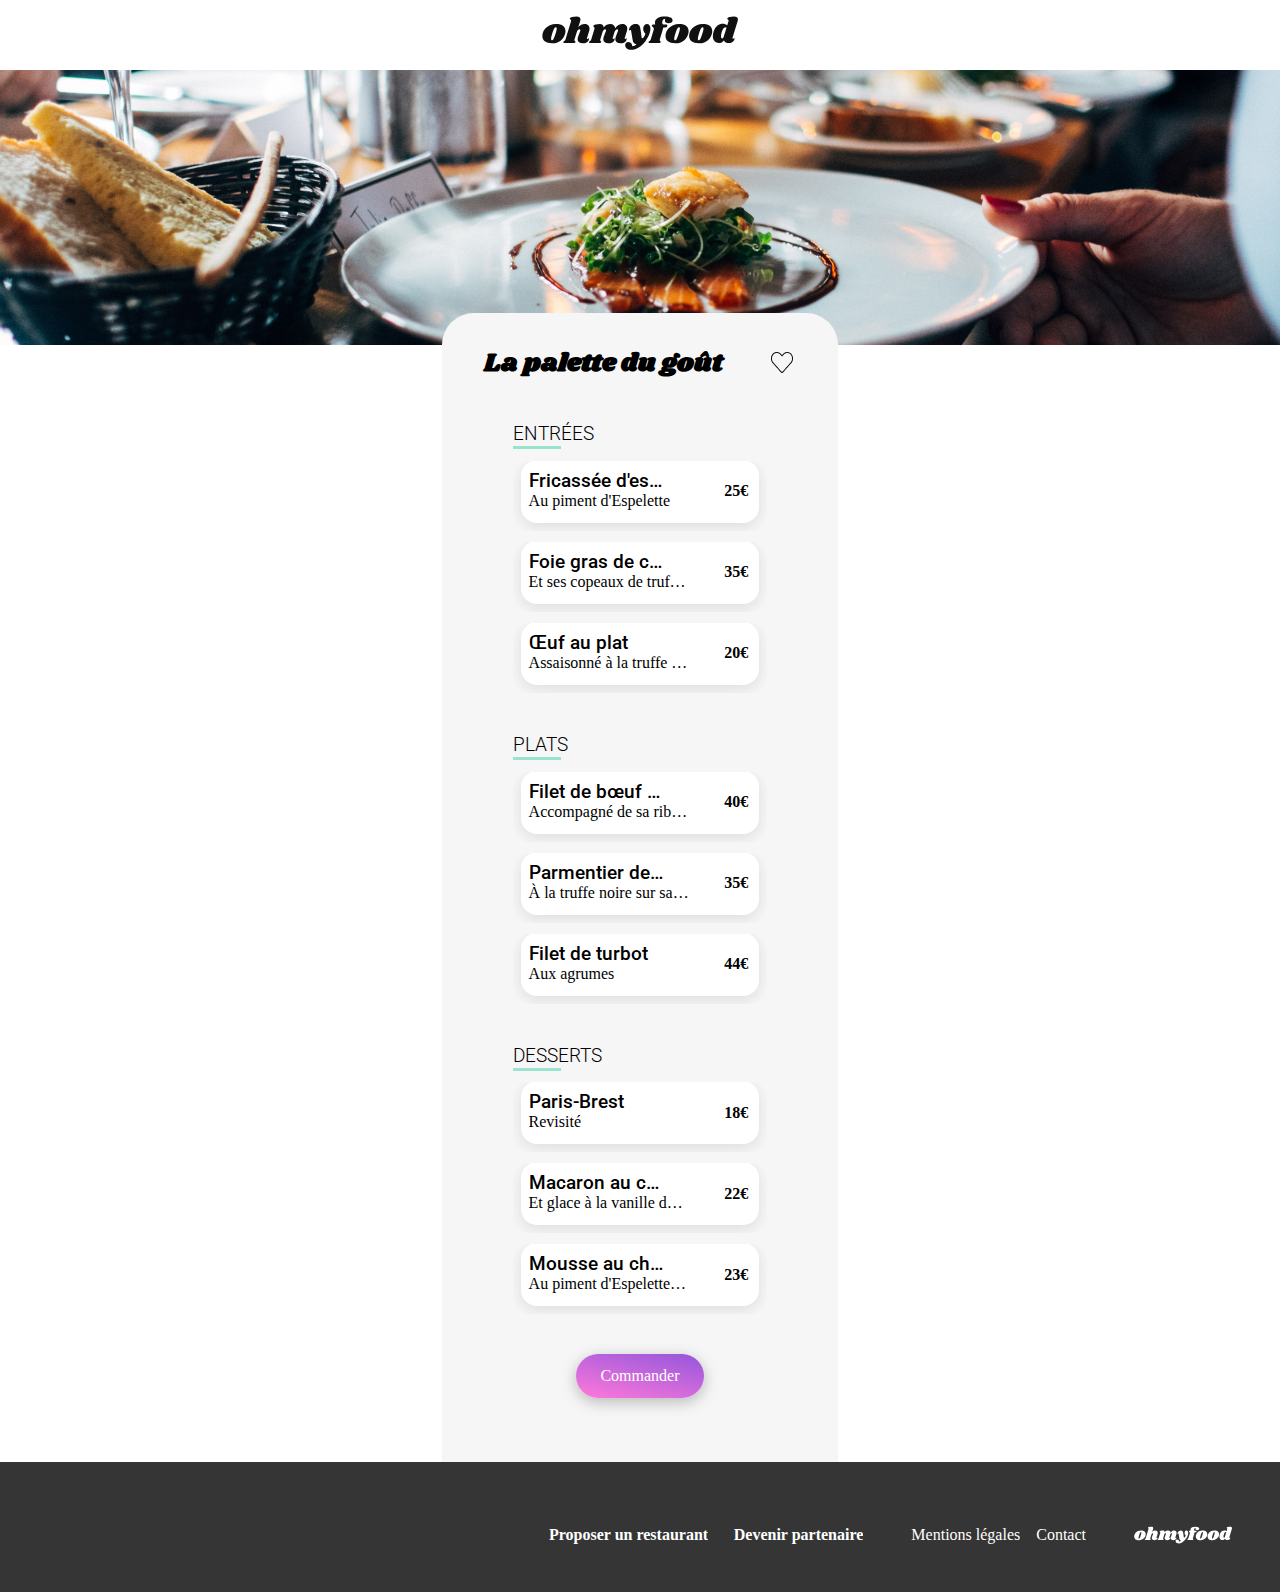
<file: menu1.html>
<!DOCTYPE html>
<html lang="en">
<head>
    <meta charset="UTF-8">
    <meta name="viewport" content="width=device-width, initial-scale=1.0">
    <link rel="preconnect" href="https://fonts.googleapis.com">
    <link rel="preconnect" href="https://fonts.gstatic.com" crossorigin>
    <link href="https://fonts.googleapis.com/css2?family=Roboto:ital,wght@0,100;0,300;0,400;0,500;0,700;0,900;1,100;1,300;1,400;1,500;1,700;1,900&family=Shrikhand&display=swap" rel="stylesheet">
    <link rel="stylesheet" href="https://cdnjs.cloudflare.com/ajax/libs/font-awesome/6.2.1/css/all.min.css"
    integrity="sha512-MV7K8+y+gLIBoVD59lQIYicR65iaqukzvf/nwasF0nqhPay5w/9lJmVM2hMDcnK1OnMGCdVK+iQrJ7lzPJQd1w=="
    crossorigin="anonymous" referrerpolicy="no-referrer" >
    <link rel="stylesheet" href="./CSS/styles.css">
    <title>La palette du goût - Menu</title>
</head>
<body>
    <div class="main_contener">
        <header class="header">
            <div class="header__logo">
                <a href="./index.html" class="header__link__back"><i class="fa-solid fa-arrow-left"></i></a>
                <img src="./images/logo/ohmyfood@2x.svg" alt="Logo">
            </div>
            <div class="header__img">
                <img src="./images/restaurants/la_palette_du_gout.jpg" alt="">
            </div>
        </header>
        <main class="main">
            <section class="menu">
                <form action="#" method="get" class="menu__form">
                        <!-- Entete du Menu -->
                    <header class="menu__header">
                        <h1 class="menu__titre1">La palette du goût</h1><div class="like like__no"></div>
                    </header>
                        <!-- Entrées   -->
                    <section class="menu__grp1">
                        <div class="menu__plats">  
                            <h2 class="menu__titre2">Entrées</h2>  
                            <article class="menu__plat">
                                <div class="menu__content">
                                    <div class="menu__check">
                                        <h3 class="menu__titre3">Fricassée d'escargots</h3>
                                        <input type="checkbox" id="entree1" name="entree1">
                                        <label for="entree1" class="menu__label">
                                            <span class="menu__titre3"></span>
                                            <span class="menu__label__text">Au piment d'Espelette</span>
                                            <span class="menu__price">25€</span>
                                            <i class="fa-regular fa-circle-check menu__check__i"></i>
                                        </label>
                                    </div>
                                </div>
                            </article>

                            <article class="menu__plat">
                                <div class="menu__content">
                                    <div class="menu__check">
                                        <h3 class="menu__titre3">Foie gras de canard mi-cuit</h3>
                                        <input type="checkbox" id="entree2" name="entree2">
                                        <label for="entree2" class="menu__label">
                                            <span class="menu__titre3"></span>
                                            <span class="menu__label__text">Et ses copeaux de truffe noire</span>
                                            <span class="menu__price">35€</span>
                                            <i class="fa-regular fa-circle-check menu__check__i"></i>
                                        </label>
                                    </div>
                                </div>
                            </article>

                            <article class="menu__plat">
                                <div class="menu__content">
                                    <div class="menu__check">
                                        <h3 class="menu__titre3">Œuf au plat</h3>
                                        <input type="checkbox" id="entree3" name="entree3">
                                        <label for="entree3" class="menu__label">
                                            <span class="menu__titre3"></span>
                                            <span class="menu__label__text">Assaisonné à la truffe sur lit de caviar</span>
                                            <span class="menu__price">20€</span>
                                            <i class="fa-regular fa-circle-check menu__check__i"></i>
                                        </label>
                                    </div>
                                </div>
                            </article>        
                        </div>   
                    </section>
                        <!-- Plats -->
                    <section class="menu__grp2">
                        <div class="menu__plats">
                            <h2 class="menu__titre2">Plats</h2>
                            <article class="menu__plat">
                                <div class="menu__content">
                                    <div class="menu__check">
                                        <h3 class="menu__titre3">Filet de bœuf aux herbes</h3>
                                        <input type="checkbox" id="plat1" name="plat1">
                                        <label for="plat1" class="menu__label">
                                            <span class="menu__titre3"></span>
                                            <span class="menu__label__text">Accompagné de sa ribambelle de légumes</span>
                                            <span class="menu__price">40€</span>
                                            <i class="fa-regular fa-circle-check menu__check__i"></i>
                                        </label>
                                    </div>
                                </div>
                            </article>

                            <article class="menu__plat">
                                <div class="menu__content">
                                    <div class="menu__check">
                                        <h3 class="menu__titre3">Parmentier de queue de bœuf</h3>
                                        <input type="checkbox" id="plat2" name="plat2">
                                        <label for="plat2" class="menu__label">
                                            <span class="menu__titre3"></span>
                                            <span class="menu__label__text">À la truffe noire sur sa purée de panais</span>
                                            <span class="menu__price">35€</span>
                                            <i class="fa-regular fa-circle-check menu__check__i"></i>
                                        </label>
                                    </div>
                                </div>
                            </article>

                            <article class="menu__plat">
                                <div class="menu__content">
                                    <div class="menu__check">
                                        <h3 class="menu__titre3">Filet de turbot</h3>
                                        <input type="checkbox" id="plat3" name="plat3">
                                        <label for="plat3" class="menu__label">
                                            <span class="menu__titre3"></span>
                                            <span class="menu__label__text">Aux agrumes</span>
                                            <span class="menu__price">44€</span>
                                            <i class="fa-regular fa-circle-check menu__check__i"></i>
                                        </label>
                                    </div>
                                </div>
                            </article>
                        </div>
                    </section>
                    <!-- Desserts -->
                    <section class="menu__grp3">
                        <div class="menu__plats">
                            <h2 class="menu__titre2">Desserts</h2>
                            <article class="menu__plat">
                                <div class="menu__content">
                                    <div class="menu__check">
                                        <h3 class="menu__titre3">Paris-Brest</h3>
                                        <input type="checkbox" id="dessert1" name="dessert1">
                                        <label for="dessert1" class="menu__label">
                                            <span class="menu__titre3"></span>
                                            <span class="menu__label__text">Revisité</span>
                                            <span class="menu__price">18€</span>
                                            <i class="fa-regular fa-circle-check menu__check__i"></i>
                                        </label>
                                    </div>
                                </div>
                            </article>
                            <article class="menu__plat">
                                <div class="menu__content">
                                    <div class="menu__check">
                                        <h3 class="menu__titre3">Macaron au chocolat d'exception</h3>
                                        <input type="checkbox" id="dessert2" name="dessert2">
                                        <label for="dessert2" class="menu__label">
                                            <span class="menu__titre3"></span>
                                            <span class="menu__label__text">Et glace à la vanille de Madagascar</span>
                                            <span class="menu__price">22€</span>
                                            <i class="fa-regular fa-circle-check menu__check__i"></i>
                                        </label>
                                    </div>
                                </div>
                            </article>
                            <article class="menu__plat">
                                <div class="menu__content">
                                    <div class="menu__check">
                                        <h3 class="menu__titre3">Mousse au chocolat</h3>
                                        <input type="checkbox" id="dessert3" name="dessert3">
                                        <label for="dessert3" class="menu__label">
                                            <span class="menu__titre3"></span>
                                            <span class="menu__label__text">Au piment d'Espelette et à la truffe noire</span>
                                            <span class="menu__price">23€</span>
                                            <i class="fa-regular fa-circle-check menu__check__i"></i>
                                        </label>
                                    </div>
                                </div>
                            </article>
                        </div>
                    </section>
                    <div class="button">Commander</div>
                </form>
            </section>
        </main>
        <footer class="footer">
            <img src="./images/logo/ohmyfood.svg" alt="logo" class="footer__logo">
            <nav class="footer__nav__req"> 
                <a href="#" class="footer__lnk"><i class="fa-solid fa-utensils fa-color-blc"></i>Proposer un restaurant</a>
                <a href="#" class="footer__lnk"><i class="fa-solid fa-handshake-angle fa-color-blc"></i>Devenir partenaire</a>
            </nav>
            <nav class="footer__nav__leg"> 
                <a href="#" class="footer__lnk">Mentions légales</a>
                <a href="mailto:contact@ohmyfood.com?subject:Contact" class="footer__lnk">Contact</a>
            </nav>
        </footer>
    </div>
</body>
</html>
</file>
<file: CSS/styles.css>
@charset "UTF-8";
/* Styles pour le site Ohmyfood */
/* variables et classes genriques */
/*! minireset.css v0.0.6 | MIT License | github.com/jgthms/minireset.css */
html,
body,
p,
ol,
ul,
li,
dl,
dt,
dd,
blockquote,
figure,
fieldset,
legend,
textarea,
pre,
iframe,
hr,
h1,
h2,
h3,
h4,
h5,
h6 {
  margin: 0;
  padding: 0;
}

h1,
h2,
h3,
h4,
h5,
h6 {
  font-size: 100%;
  font-weight: normal;
}

ul {
  list-style: none;
}

button,
input,
select {
  margin: 0;
}

html {
  box-sizing: border-box;
}

*, *::before, *::after {
  box-sizing: inherit;
}

img,
video {
  height: auto;
  max-width: 100%;
}

iframe {
  border: 0;
}

table {
  border-collapse: collapse;
  border-spacing: 0;
}

td,
th {
  padding: 0;
}

:root {
  color: black;
  font-size: 1rem;
}

* {
  box-sizing: border-box;
  color: black;
}

body {
  margin: 0;
}

p {
  font-family: Roboto, sans-serif;
}

a {
  text-decoration: none;
}

.like {
  display: inline-block;
  width: 1.5rem;
  height: 1.5rem;
  line-height: 1.5rem;
  background-repeat: no-repeat;
}
.like__no {
  background-image: url(../images/Like_no.png);
  transition: background-image 250ms;
}
.like__no:hover {
  background-image: url(../images/Like_ok.png);
}
.like__ok {
  background-image: url(../images/Like_ok.png);
  transition: background-image 250ms;
}
.like__ok:hover {
  background-image: url(../images/Like_no.png);
}

/* couleur des icones */
.fa-color-blc {
  color: white;
}

.fa-color-red {
  color: #9356DC;
}

.fa-color-grey {
  color: #7E7E7E;
}

.menu__titre3, .menu__titre2, .menu__titre1, .article__titre2, .article__titre1, .articles__titre1, .present__titre2, .present__titre1 {
  font-family: Roboto, sans-serif;
  font-weight: 700;
  padding: 0;
  margin: 0;
}

@keyframes contener {
  from {
    opacity: 0;
  }
  to {
    opacity: 1;
  }
}
.index {
  animation: contener 1000ms 3250ms both;
}

.main_contener {
  display: flex;
  flex-direction: column;
  justify-content: space-between;
  background-color: white;
  margin: 0 auto;
}

.main {
  display: flex;
  flex-direction: column;
  position: relative;
  background-color: #F6F6F6;
}

.button {
  border-radius: 25px;
  background: linear-gradient(193deg, #9356DC, #FF79DA);
  box-shadow: 0 0.25rem 0.9rem 0 rgba(0, 0, 0, 0.25);
  align-self: center;
  text-align: center;
  color: white;
  padding: 0.8em 1.5em;
  font-weight: 500;
  transition: all 250ms;
}
.button:hover {
  opacity: 0.8;
  box-shadow: 0 0.25rem 0.9rem 0 rgba(0, 0, 0, 0.5);
}

/* styles section header */
@keyframes barre {
  from {
    transform: scaleY(0);
  }
  to {
    transform: scale(1);
  }
}
.loader {
  margin: auto;
  position: fixed;
  top: calc(50% - 2.5rem);
  left: calc(50% - 6rem);
  display: flex;
  flex-direction: row;
  justify-content: center;
  width: 12rem;
  height: 5rem;
  gap: 0.5rem;
  z-index: 1;
}

.barre {
  display: block;
  width: 0.5rem;
  height: 5rem;
  transform: scale(0);
  background-image: linear-gradient(to top, #99E2D0 0%, #9356DC 50%, #99E2D0 100%);
  border-radius: 100%;
}

.barre_1 {
  animation: barre 500ms 250ms 6;
}

.barre_2 {
  animation: barre 300ms 250ms 10;
}

.barre_3 {
  animation: barre 600ms 250ms 5;
}

.barre_4 {
  animation: barre 500ms 250ms 6;
}

.barre_5 {
  animation: barre 300ms 250ms 10;
}

/* Style entete de page */
.header {
  position: relative;
  display: flex;
  flex-direction: column;
  align-items: center;
  width: 100%;
}
.header__logo {
  padding: 1rem;
}
.header__link__back {
  position: absolute;
  font-size: 1.5rem;
  font-weight: 900;
  top: 1.2rem;
  left: 1.5rem;
  z-index: 3;
  display: inline-block;
}
.header__location {
  display: flex;
  flex-direction: row;
  justify-content: center;
  gap: 1rem;
  padding: 1rem 0;
  width: 100%;
  background: var(--Grey-2, #EAEAEA);
  box-shadow: 0px 4px 4px 0px rgba(0, 0, 0, 0.25);
  z-index: 1;
}
.header__location span, .header__location i {
  display: inline-block;
  font-weight: 600;
}
.header__img, .header__img img {
  height: 275px;
  width: 100%;
  object-fit: cover;
}

.hidden {
  display: none;
}

/* styles section presentation */
/* styles de la section présentation */
.present {
  display: flex;
  flex-direction: column;
  align-items: center;
}
.present__header {
  display: flex;
  flex-direction: column;
  align-items: center;
  padding: 2rem 0 3rem 0;
}
.present__titre1 {
  font-size: 1.5rem;
  width: 70%;
  text-align: center;
}
.present__titre2 {
  font-size: 1.5rem;
  width: 100%;
  text-align: left;
}
.present__texte {
  font-size: 1rem;
  font-weight: 400;
  padding: 1rem;
}

.usage {
  display: flex;
  flex-direction: column;
  background-color: white;
  align-items: center;
  width: 100%;
  padding: 3rem 1rem 3rem 1rem;
  gap: 1.5rem;
}
.usage__texte {
  padding-right: 1rem;
}
.usage__steps {
  display: flex;
  flex-direction: column;
  justify-content: center;
  align-items: center;
  counter-reset: step_count;
  gap: 0.5rem;
}
.usage__step {
  position: relative;
  display: flex;
  flex-direction: row;
  align-items: center;
  gap: 1rem;
  border-radius: 20px;
  background: #F6F6F6;
  box-shadow: 0 0.25rem 0.9rem 0 rgba(0, 0, 0, 0.15);
  width: 100%;
  height: 3rem;
  padding-left: 1rem;
}
.usage__step::before {
  display: block;
  position: absolute;
  top: 0.75rem;
  left: -0.75rem;
  counter-increment: step_count;
  content: counter(step_count);
  background-color: #9356DC;
  color: white;
  width: 1.5rem;
  height: 1.5rem;
  text-align: center;
  line-height: 1.5rem;
  border-radius: 50%;
}

/* styles section main */
.main {
  display: flex;
  flex-direction: column;
}

.articles {
  display: flex;
  flex-direction: column;
  flex-wrap: wrap;
  justify-content: space-between;
  padding: 3rem 1rem;
  gap: 1rem;
  width: 100%;
}
.articles__titre1 {
  font-size: 1.2rem;
  width: 100%;
}

.article {
  position: relative;
  display: flex;
  flex-direction: column;
  justify-content: space-between;
  align-items: flex-start;
  width: 100%;
  padding: 0 0 1rem 0;
}
.article__link {
  width: 100%;
}
.article__contenu {
  display: flex;
  flex-direction: row;
  width: 100%;
  justify-content: space-between;
  align-items: center;
  padding: 1rem;
  background-color: white;
}
.article__contenu--div {
  display: flex;
  flex-direction: column;
  justify-content: center;
}
.article__a {
  width: 100%;
}
.article__titre1 {
  font-size: 1.5rem;
}
.article__titre2 {
  font-size: 1rem;
}
.article__texte {
  color: black;
  text-align: left;
  margin: 0;
}
.article__img {
  width: 100%;
  height: 231px;
  object-fit: cover;
  border-radius: 15px 15px 0 0;
}

.badge {
  position: absolute;
  display: none;
  width: 5.5rem;
  height: 2rem;
  top: 0.8rem;
  right: 0.8rem;
  padding-top: 0.5rem;
  font-weight: 700;
  border-radius: 2px;
  background: #99E2D0;
  box-shadow: 0 0.125rem 0.25rem 0 rgba(0, 0, 0, 0.15);
  text-align: center;
}
.badge__new {
  display: block;
}

@keyframes group_plats {
  from {
    transform: translateX(-3000px);
  }
  to {
    transform: translateX(0);
  }
}
@keyframes plat {
  from {
    opacity: 0;
    transform: scale(0.5);
  }
  to {
    opacity: 1;
    transform: scale(1);
  }
}
@keyframes check {
  from {
    opacity: 0;
    transform: scale(0);
    transform: translateX(5rem);
  }
  to {
    opacity: 1;
    transform: scale(1);
    transform: translateX(0);
  }
}
@keyframes checkout {
  from {
    display: block;
    opacity: 1;
    transform: scale(1);
    transform: translateX(0);
  }
  to {
    opacity: 0;
    transform: scale(0);
    transform: translateX(5rem);
  }
}
.main-menu {
  width: 80%;
  margin: 0 auto;
  background-color: #F6F6F6;
}

.menu {
  display: flex;
  flex-direction: column;
  background-color: #F6F6F6;
  position: relative;
  top: -2rem;
  border-radius: 2rem 2rem 0 0;
  width: 100%;
  gap: 2.5rem;
  padding: 2rem 1rem;
  margin: auto;
  /*
      &__check input:hover + label i{
          display: block;
          opacity: 1;
          animation: check 250ms;
      }

      &__check input:not(hover) + label i{
          opacity: 0;
          animation: checkout 250ms;
      }
  */
}
.menu__form {
  display: flex;
  flex-direction: column;
  gap: 2.5rem;
}
.menu__header {
  display: flex;
  flex-direction: row;
  align-items: center;
  justify-content: space-between;
}
.menu__titre1 {
  font-family: Shrikhand;
  font-size: 1.6rem;
}
.menu__titre2 {
  position: relative;
  font-family: Roboto;
  font-size: 1.2rem;
  font-weight: 300;
  text-transform: uppercase;
  padding-bottom: 0.3rem;
  background-color: transparent;
}
.menu__titre2::before {
  display: block;
  content: "";
  position: absolute;
  top: 1.5rem;
  left: 0;
  width: 3rem;
  height: 0.2rem;
  background-color: #99E2D0;
}
.menu__titre3 {
  position: relative;
  margin-top: -2rem;
  display: block;
  grid-area: label;
  width: calc(100% - 6rem);
  top: 2rem;
  font-size: 1.2rem;
  font-weight: 500;
  white-space: nowrap;
  overflow: hidden;
  text-overflow: ellipsis;
  padding: 0.5rem 0 0 0.5rem;
  z-index: 1;
}
.menu__plats {
  display: flex;
  flex-direction: column;
  position: relative;
  border-radius: 0.5rem;
  gap: 0.2rem;
}
.menu__plat {
  display: flex;
  flex-direction: row;
  justify-content: space-between;
  width: 100%;
  position: relative;
  border-radius: 1rem;
  margin-top: 0.5rem;
  white-space: nowrap;
  overflow: hidden;
}
.menu__grp1 {
  animation: group_plats 500ms 250ms both;
}
.menu__grp1 .menu__plat {
  animation: plat 500ms 800ms both;
}
.menu__grp2 {
  animation: group_plats 500ms 1300ms both;
}
.menu__grp2 .menu__plat {
  animation: plat 500ms 1800ms both;
}
.menu__grp3 {
  animation: group_plats 500ms 2400ms both;
}
.menu__grp3 .menu__plat {
  animation: plat 500ms 3000ms both;
}
.menu__content {
  display: flex;
  flex-direction: column;
  justify-content: space-between;
  width: 100%;
  white-space: nowrap;
  overflow: hidden;
}
.menu__check {
  position: relative;
  width: 100%;
  padding: 0 0.5rem 0.5rem;
  white-space: nowrap;
  overflow: hidden;
}
.menu__check input {
  position: absolute;
  opacity: 0;
}
.menu__label {
  position: relative;
  display: grid;
  font-size: 1rem;
  font-weight: 300;
  grid-template-columns: 1fr 3rem auto;
  grid-template-areas: "label price check";
  gap: 0.7rem;
  width: 100%;
  border-radius: 1rem;
  background-color: white;
  box-shadow: 0 0.25rem 0.9rem 0 rgba(0, 0, 0, 0.1);
}
.menu__label__text {
  grid-area: label;
  white-space: nowrap;
  overflow: hidden;
  text-overflow: ellipsis;
  padding: 2rem 0 0.8rem 0.5rem;
}
.menu__price {
  grid-area: price;
  align-self: center;
  text-align: right;
  font-weight: 700;
}
.menu__check__i {
  display: none;
  grid-area: check;
  font-size: 1rem;
  width: 3rem;
  align-self: center;
  background-color: #99E2D0;
  color: white;
  text-align: center;
  border-radius: 0 1rem 1rem 0;
  padding: 1.4rem 0;
}
.menu__check input:checked + label i {
  display: block;
  opacity: 1;
  animation: check 250ms;
}
.menu__check input:not(checked) + label i {
  opacity: 1;
  animation: checkout 250ms;
}

/* styles section footer */
.footer {
  display: flex;
  flex-direction: column;
  align-items: flex-start;
  padding: 1.4rem 1rem;
  gap: 0.8rem;
  background-color: #353535;
}
.footer__nav__leg, .footer__nav__req {
  display: flex;
  flex-direction: column;
  align-items: flex-start;
  color: white;
}
.footer__nav__req {
  font-weight: 600;
}
.footer__lnk {
  display: flex;
  flex-direction: row;
  gap: 1rem;
  color: white;
}
.footer__lnk i::before {
  display: inline-block;
  width: 0.8rem;
}
.footer__logo {
  display: block;
}

@media (min-width: 768px) {
  .main__contener {
    width: 100%;
  }
  .present__titre1 {
    width: 100%;
  }
  .usage {
    padding: 3rem 10%;
    align-items: center;
  }
  .usage__steps {
    display: flex;
    flex-direction: column;
    justify-content: center;
    align-items: center;
    width: 100%;
    gap: 0.5rem;
  }
  .usage__step {
    width: 35%;
  }
  .usage__texte {
    padding-right: 1rem;
  }
  .articles {
    display: flex;
    flex-direction: row;
    flex-wrap: wrap;
    justify-content: space-between;
    padding: 1rem 10%;
  }
  .articles__a {
    width: 45%;
  }
  .footer {
    flex-direction: row;
    justify-content: flex-end;
    width: 100%;
    gap: 3rem;
    padding: 4rem 3rem 3rem 3rem;
  }
  .footer__nav {
    display: flex;
    flex-direction: column;
    width: 100%;
    justify-content: center;
    align-items: flex-end;
  }
  .footer__nav__leg {
    width: 75%;
    order: 2;
    flex-direction: row;
    justify-content: space-between;
    gap: 1rem;
  }
  .footer__nav__req {
    width: 75%;
    order: 1;
    flex-direction: row;
    justify-content: space-between;
    gap: 1rem;
  }
  .footer__lnk {
    display: inline-block;
    width: 45%;
    text-align: left;
    white-space: nowrap;
    overflow: hidden;
    text-overflow: ellipsis;
  }
  .footer__lnk i {
    padding-right: 0.6rem;
  }
  .footer img {
    order: 3;
  }
  /* style pour les pages menu */
  .main {
    margin: 0 auto;
  }
  .menu__plats {
    width: 70%;
    margin: 0 auto 0 auto;
  }
  .menu__header {
    justify-content: center;
    gap: 3rem;
  }
}
@media (min-width: 1024px) {
  .main__contener {
    width: 100%;
  }
  .present__titre2 {
    text-align: left;
  }
  .usage {
    padding: 3rem 8%;
  }
  .usage__steps {
    display: flex;
    flex-direction: row;
    justify-content: space-around;
    width: 100%;
  }
  .usage__step {
    width: 30%;
  }
  .footer__nav {
    display: flex;
    flex-direction: row;
    justify-content: flex-end;
    align-items: center;
    gap: 2rem;
  }
  .footer__nav__leg {
    width: auto;
    justify-content: flex-end;
  }
  .footer__nav__req {
    width: auto;
    justify-content: flex-end;
  }
  .footer__lnk {
    width: auto;
  }
}

/*# sourceMappingURL=styles.css.map */
</file>
